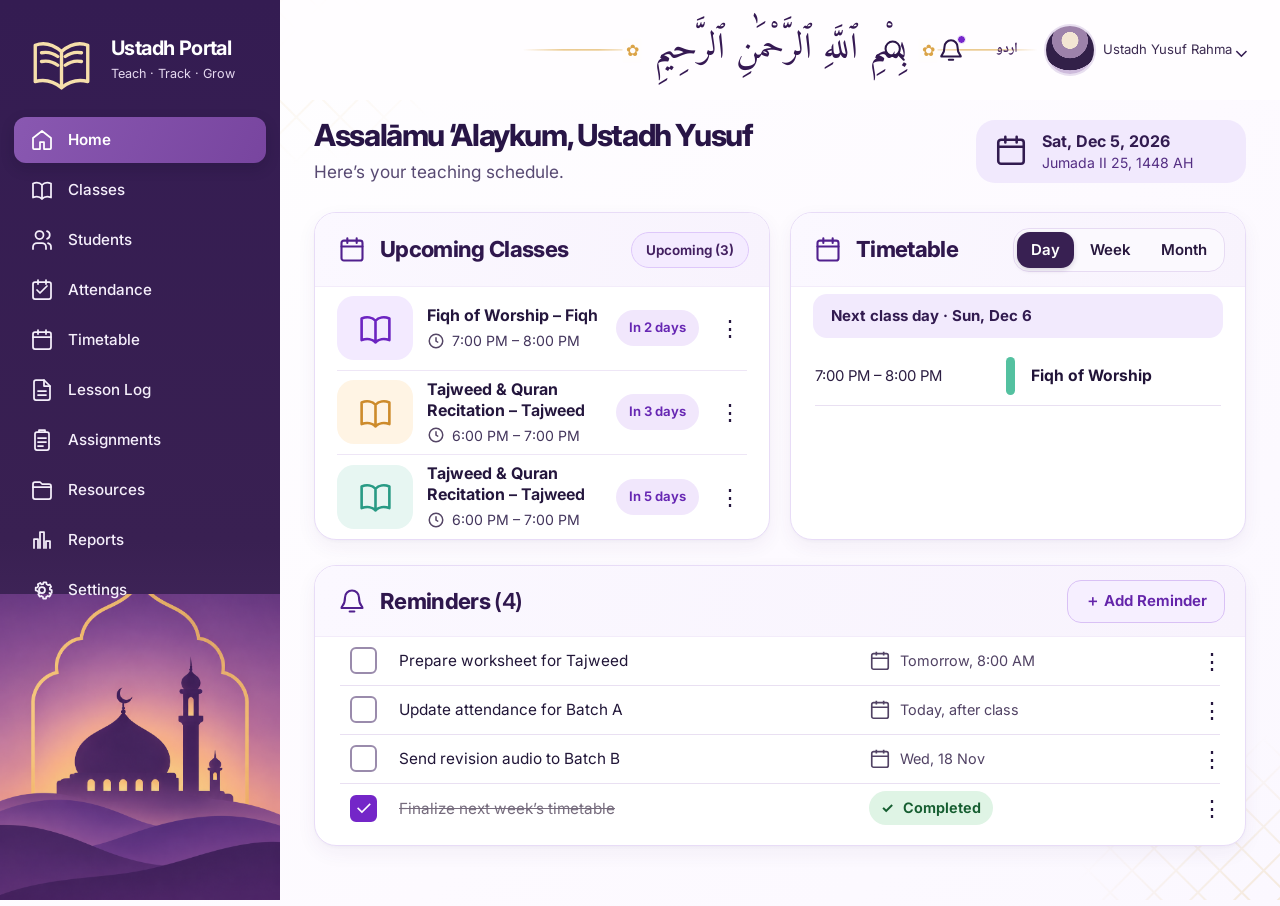
<file: lms/index.html>
<!doctype html>
<html lang="en">
<head>
  <meta charset="utf-8">
  <meta name="viewport" content="width=device-width, initial-scale=1">
  <title>Ustadh Portal — Teach · Track · Grow</title>
  <meta name="description" content="A calm teaching dashboard for online Islamic classes, students, schedules, and attendance.">
  <link rel="preconnect" href="https://fonts.googleapis.com">
  <link rel="preconnect" href="https://fonts.gstatic.com" crossorigin>
  <link href="https://fonts.googleapis.com/css2?family=Amiri:wght@400;700&family=Inter:wght@400;500;600;700&family=Noto+Naskh+Arabic:wght@400;600;700&display=swap" rel="stylesheet">
  <link rel="stylesheet" href="style.css?v=portal-4">
</head>
<body>
  <div class="app" id="app">
    <aside class="sidebar" id="sidebar">
      <div class="brand">
        <span class="brand-mark" aria-hidden="true"><svg viewBox="0 0 52 48"><path d="M5 9c8-3 15 0 21 5 6-5 13-8 21-5v29c-8-2-15 0-21 5-6-5-13-7-21-5V9Z"/><path d="M26 14v29M10 15c5-1 9 0 13 3M42 15c-5-1-9 0-13 3M10 22c5-1 9 0 13 3M42 22c-5-1-9 0-13 3"/></svg></span>
        <div><strong>Ustadh Portal</strong><small>Teach · Track · Grow</small></div>
      </div>
      <nav id="nav" aria-label="Main"></nav>
    </aside>
    <div class="main">
      <header class="topbar">
        <button class="icon-btn menu-btn" id="menuBtn" aria-label="Menu">☰</button>
        <div class="bismillah-wrap"><span class="ornament-line" aria-hidden="true"></span><div class="bismillah" lang="ar" dir="rtl">بِسْمِ ٱللَّهِ ٱلرَّحْمَٰنِ ٱلرَّحِيمِ</div><span class="ornament-line" aria-hidden="true"></span></div>
        <div class="topbar-right">
          <button class="icon-btn utility-btn" aria-label="Search" title="Search"><svg viewBox="0 0 24 24"><circle cx="10.8" cy="10.8" r="6.6"/><path d="m16 16 5 5"/></svg></button>
          <button class="icon-btn utility-btn notification-btn" aria-label="Notifications" title="Notifications"><svg viewBox="0 0 24 24"><path d="M18 9a6 6 0 0 0-12 0c0 7-3 7-3 9h18c0-2-3-2-3-9M10 21h4"/></svg><i></i></button>
          <button class="language-btn" id="langBtn" type="button" lang="ur" aria-label="Language">اردو</button>
          <label class="who" aria-label="Viewing as"><span class="avatar" aria-hidden="true">Y</span><select id="who"></select><span class="chevron" aria-hidden="true">⌄</span></label>
        </div>
      </header>
      <main id="view" tabindex="-1"></main>
    </div>
  </div>
  <dialog id="modal"></dialog>
  <div class="toast" id="toast" role="status" aria-live="polite"></div>
  <script src="lang-ur.js?v=portal-4"></script>
  <script src="app.js?v=portal-4"></script>
</body>
</html>
</file>
<file: lms/style.css>
:root{
  --green:#176b68; --green-d:#164a52; --green-l:#e7f3f1; --gold:#d1a64d; --gold-l:#f8f1df;
  --cream:#f4f8f8; --paper:#fff; --ink:#20353a; --muted:#687b80; --line:#dce7e8;
  --red:#b3382c; --red-l:#fbe6e3; --amber:#a86a00; --amber-l:#fdf0d5; --blue:#1d5fa8; --blue-l:#e3eefa;
  --radius:14px; --shadow:0 1px 2px rgba(22,74,82,.035),0 4px 14px rgba(22,74,82,.045);
}
*{box-sizing:border-box}
html{-webkit-text-size-adjust:100%}
body{margin:0;font:15px/1.5 Inter,system-ui,-apple-system,"Segoe UI",Roboto,sans-serif;color:var(--ink);background:var(--cream)}
h1,h2,h3{margin:0;line-height:1.25}
h1{font-size:1.6rem} h2{font-size:1.15rem} h3{font-size:1rem}
a{color:var(--green)}
button,select,input,textarea{font:inherit;color:inherit}
.app{display:grid;grid-template-columns:240px 1fr;min-height:100vh}
.sidebar{background:#eaf3f3;color:var(--ink);padding:20px 14px;display:flex;flex-direction:column;gap:18px;position:sticky;top:0;height:100vh;border-inline-end:1px solid var(--line)}
.brand{display:flex;gap:10px;align-items:center;padding:0 6px}
.brand-mark{font-size:1.9rem;color:var(--gold);line-height:1}
.brand strong{display:block;font-family:Amiri,serif;font-size:1.3rem;color:var(--green-d)}
.brand small{color:var(--muted);font-size:.75rem}
#nav{display:flex;flex-direction:column;gap:2px}
#nav a{display:flex;gap:10px;align-items:center;padding:9px 12px;border-radius:9px;color:#52696e;text-decoration:none;font-weight:500}
#nav a:hover{background:#dfeceb}
#nav a.active{background:#d9eeeb;color:var(--green-d);font-weight:600}
.demo-note{margin-top:auto;font-size:.72rem;color:var(--muted);padding:0 6px}
.main{min-width:0}
.topbar{display:flex;align-items:center;gap:14px;padding:12px 28px;background:var(--paper);border-bottom:1px solid var(--line);position:sticky;top:0;z-index:5}
.bismillah{font-family:Amiri,serif;font-size:1.5rem;color:var(--green);flex:1;text-align:left;direction:rtl}
.topbar-right{display:flex;gap:14px;align-items:center}
.hijri{color:var(--muted);font-size:.85rem}
.who{display:flex;gap:8px;align-items:center;font-size:.8rem;color:var(--muted)}
.who select{padding:6px 8px;border:1px solid var(--line);border-radius:8px;background:#fff;max-width:200px}
.menu-btn{display:none}
main{padding:28px;max-width:1200px;outline:none}
.page-head{display:flex;justify-content:space-between;align-items:flex-start;gap:16px;margin-bottom:20px;flex-wrap:wrap}
.page-head p{margin:4px 0 0;color:var(--muted)}
.grid{display:grid;gap:16px}
.grid.cols-3{grid-template-columns:repeat(auto-fill,minmax(260px,1fr))}
.grid.cols-4{grid-template-columns:repeat(auto-fit,minmax(170px,1fr))}
.grid.two{grid-template-columns:2fr 1fr}
.card{background:var(--paper);border:1px solid var(--line);border-radius:var(--radius);padding:18px;box-shadow:var(--shadow)}
.card h2{margin-bottom:12px}
.dashboard-stats{margin:0 0 18px;grid-template-columns:repeat(3,minmax(0,1fr))}
.dashboard-content{gap:18px;grid-template-columns:minmax(0,1.6fr) minmax(260px,1fr)}
.section-head{display:flex;align-items:center;justify-content:space-between;gap:12px;margin-bottom:6px}
.section-head h2{margin:0}
.text-link{color:var(--green);font-size:.82rem;font-weight:600;text-decoration:none;white-space:nowrap}
.text-link:hover{text-decoration:underline}
.dashboard-content .card{padding:18px}
.dashboard-content .row{padding:10px 0}
.stat{display:flex;flex-direction:column;gap:2px}
.stat b{font-size:1.8rem;color:var(--green);line-height:1.1}
.stat span{color:var(--muted);font-size:.85rem}
.hero{background:#e6f2f1;color:var(--ink);border:1px solid #d1e5e3;border-inline-start:4px solid var(--green);position:relative;overflow:hidden;box-shadow:none}
.hero::after{content:none}
.hero h2{color:var(--green-d);margin-bottom:4px}
.hero .meta{color:#587176}
.hero .actions{margin-top:14px;display:flex;gap:10px;flex-wrap:wrap}
.btn{display:inline-flex;align-items:center;gap:6px;padding:9px 16px;border-radius:9px;border:1px solid var(--green);background:var(--green);color:#fff;font-weight:600;cursor:pointer;text-decoration:none;font-size:.9rem}
.btn:hover{background:var(--green-d)}
.btn.gold{background:var(--gold);border-color:var(--gold);color:var(--green-d)}
.btn.gold:hover{background:#d4ac4d}
.btn.ghost{background:transparent;color:var(--green)}
.btn.ghost:hover{background:var(--green-l)}
.hero .btn.ghost{color:var(--green-d);border-color:#a9c8c6}
.hero .btn.ghost:hover{background:#d7e9e7}
.btn.danger{background:#fff;color:var(--red);border-color:var(--red)}
.btn.danger:hover{background:var(--red-l)}
.btn.sm{padding:5px 10px;font-size:.8rem}
.btn[disabled]{opacity:.5;cursor:not-allowed}
.icon-btn{background:none;border:0;font-size:1.3rem;cursor:pointer;padding:4px 8px}
.badge{display:inline-block;padding:2px 9px;border-radius:99px;font-size:.72rem;font-weight:600;background:var(--green-l);color:var(--green)}
.badge.gold{background:var(--gold-l);color:#7a5a12}
.badge.red{background:var(--red-l);color:var(--red)}
.badge.amber{background:var(--amber-l);color:var(--amber)}
.badge.blue{background:var(--blue-l);color:var(--blue)}
.badge.grey{background:#eee;color:#555}
.list{display:flex;flex-direction:column}
.row{display:flex;gap:14px;align-items:center;padding:12px 0;border-top:1px solid var(--line)}
.row:first-child{border-top:0}
.row .grow{flex:1;min-width:0}
.row .when{min-width:76px;text-align:center;background:var(--green-l);border-radius:9px;padding:6px 4px;color:var(--green)}
.row .when b{display:block;font-size:1.15rem;line-height:1.1}
.row .when small{font-size:.7rem;text-transform:uppercase;letter-spacing:.04em}
.muted{color:var(--muted)} .small{font-size:.82rem}
.row .title{font-weight:600}
.course-card{display:flex;flex-direction:column;gap:10px;border-top:5px solid var(--c,var(--green));cursor:pointer;transition:transform .12s}
.course-card:hover{transform:translateY(-2px)}
.course-card .ar{font-family:Amiri,serif;font-size:1.5rem;color:var(--c,var(--green));line-height:1.2}
.bar{height:8px;background:#ece7d8;border-radius:99px;overflow:hidden}
.bar>i{display:block;height:100%;background:var(--gold);border-radius:99px}
table{width:100%;border-collapse:collapse}
th,td{text-align:start;padding:10px 8px;border-top:1px solid var(--line);vertical-align:middle}
th{font-size:.75rem;text-transform:uppercase;letter-spacing:.05em;color:var(--muted);border-top:0}
.table-wrap{overflow-x:auto}
.week-nav{display:flex;gap:8px;align-items:center;flex-wrap:wrap}
.week{display:grid;grid-template-columns:repeat(7,minmax(0,1fr));gap:10px}
.day{background:var(--paper);border:1px solid var(--line);border-radius:var(--radius);min-height:150px;padding:8px;display:flex;flex-direction:column;gap:6px}
.day.today{border-color:var(--gold);box-shadow:0 0 0 2px var(--gold-l)}
.day-h{font-size:.75rem;color:var(--muted);text-transform:uppercase;letter-spacing:.04em}
.day-h b{display:block;font-size:1.15rem;color:var(--ink)}
.chip{display:block;width:100%;text-align:start;border:0;border-inline-start:4px solid var(--c,var(--green));background:var(--green-l);border-radius:7px;padding:6px 8px;cursor:pointer;font-size:.78rem;line-height:1.3}
.chip:hover{filter:brightness(.96)}
.chip b{display:block;font-size:.8rem}
.chip.cancelled{opacity:.55;text-decoration:line-through}
.chip.done{background:#f0eee6}
.seg{display:inline-flex;border:1px solid var(--line);border-radius:9px;overflow:hidden;background:#fff}
.seg button{border:0;background:none;padding:6px 11px;cursor:pointer;font-size:.8rem;font-weight:600;color:var(--muted)}
.seg button.on.present{background:var(--green);color:#fff}
.seg button.on.late{background:var(--amber);color:#fff}
.seg button.on.absent{background:var(--red);color:#fff}
.seg button.on.excused{background:var(--blue);color:#fff}
dialog{border:0;border-radius:16px;padding:0;width:min(560px,calc(100vw - 24px));box-shadow:0 20px 60px rgba(0,0,0,.3);max-height:92vh}
dialog::backdrop{background:rgba(10,30,22,.55)}
.modal-in{padding:22px;overflow:auto;max-height:92vh}
.modal-in h2{margin-bottom:14px;font-size:1.25rem}
.modal-actions{display:flex;gap:10px;justify-content:flex-end;margin-top:18px;flex-wrap:wrap}
.field{display:flex;flex-direction:column;gap:4px;margin-bottom:12px}
.field label,.field legend{font-size:.8rem;font-weight:600;color:var(--muted)}
.field input,.field select,.field textarea{padding:9px 10px;border:1px solid #cfc8b4;border-radius:9px;background:#fff;width:100%}
.field input:focus,.field select:focus,.field textarea:focus,.btn:focus-visible,.chip:focus-visible,.seg button:focus-visible{outline:3px solid var(--gold-l);border-color:var(--gold)}
.field-row{display:grid;grid-template-columns:1fr 1fr;gap:12px}
.checks{display:flex;gap:6px;flex-wrap:wrap}
.checks label{display:inline-flex;gap:4px;align-items:center;font-weight:500;color:var(--ink);padding:5px 9px;border:1px solid var(--line);border-radius:99px;font-size:.8rem}
.checks input{width:auto}
fieldset{border:0;padding:0;margin:0 0 12px}
.zoom-box{background:var(--blue-l);border:1px solid #c5daf3;border-radius:10px;padding:12px;font-size:.88rem}
.zoom-box code{background:#fff;padding:1px 6px;border-radius:5px;font-size:.85rem}
.kv{display:grid;grid-template-columns:110px 1fr;gap:4px 10px;font-size:.9rem;margin:10px 0}
.kv dt{color:var(--muted)} .kv dd{margin:0}
.empty{text-align:center;color:var(--muted);padding:26px 10px}
.toast{position:fixed;left:50%;bottom:24px;transform:translate(-50%,30px);background:var(--green-d);color:#fff;padding:10px 18px;border-radius:99px;opacity:0;pointer-events:none;transition:.25s;z-index:50;font-size:.9rem}
.toast.show{opacity:1;transform:translate(-50%,0)}
.note{background:var(--gold-l);border:1px solid #ecd9a0;border-radius:10px;padding:10px 14px;font-size:.85rem;margin-bottom:16px}
.steps{padding-left:18px;margin:8px 0}
.steps li{margin:4px 0}
@media (max-width:900px){
  .app{grid-template-columns:1fr}
  .sidebar{position:fixed;inset:0 auto 0 0;width:250px;height:100vh;z-index:20;transform:translateX(-100%);transition:transform .2s}
  .sidebar.open{transform:none;box-shadow:0 0 0 100vmax rgba(0,0,0,.4)}
  .menu-btn{display:block}
  .topbar{padding:10px 14px}
  .hijri{display:none}
  .bismillah{font-size:1.1rem;white-space:nowrap;min-width:0;overflow:hidden}
  .who{font-size:0;gap:0}
  .who select{font-size:.8rem;max-width:150px}
  main{padding:18px 14px}
  .grid.two,.dashboard-content{grid-template-columns:1fr}
  .dashboard-stats{grid-template-columns:repeat(3,minmax(0,1fr));gap:10px}
  .dashboard-stats .card{padding:14px}
  .dashboard-stats .stat b{font-size:1.5rem}
  .week{grid-template-columns:1fr}
  .day{min-height:0}
  .field-row{grid-template-columns:1fr}
}
@media (max-width:540px){.dashboard-stats{grid-template-columns:1fr 1fr}.dashboard-stats .card:last-child{grid-column:span 2}}
@media (prefers-reduced-motion:reduce){*{transition:none!important}}

/* Urdu / right-to-left */
:root[lang="ur"] body{font-family:"Noto Naskh Arabic",Inter,system-ui,sans-serif;line-height:1.75}
:root[lang="ur"] h1,:root[lang="ur"] h2,:root[lang="ur"] h3{line-height:1.6}
:root[lang="ur"] .brand strong{font-family:"Noto Naskh Arabic",Amiri,serif}
:root[lang="ur"] .badge,:root[lang="ur"] .btn,:root[lang="ur"] .day-h,:root[lang="ur"] .row .when small{letter-spacing:0;text-transform:none}
:root[dir="rtl"] .bismillah{text-align:right}
:root[dir="rtl"] .hero::after{right:auto;left:-40px}
:root[dir="rtl"] input[type=url],:root[dir="rtl"] input[type=email],:root[dir="rtl"] input[type=datetime-local],:root[dir="rtl"] input[type=number]{direction:ltr;text-align:start}
#langBtn{font-family:"Noto Naskh Arabic",Inter,sans-serif;white-space:nowrap}
@media (max-width:900px){
  :root[dir="rtl"] .sidebar{inset:0 0 0 auto;transform:translateX(100%)}
  :root[dir="rtl"] .sidebar.open{transform:none}
}

/* Ustadh Portal theme — based on the supplied dashboard reference. */
:root{
  --green:#642ab2; --green-d:#321b50; --green-l:#f0e7fb; --gold:#d9a23c; --gold-l:#fff3db;
  --cream:#fdfbff; --paper:#fff; --ink:#231538; --muted:#675b7d; --line:#e7dcf5;
  --blue:#6941b6; --blue-l:#efe8fb; --radius:18px;
  --shadow:0 2px 3px rgba(58,28,90,.025),0 7px 20px rgba(77,39,115,.055);
}
body{background:linear-gradient(135deg,#fff 0%,#fdfaff 60%,#fbf8ff 100%);color:var(--ink);font-family:Inter,"Segoe UI",sans-serif}
h1,h2,h3{color:#281546}
.app{grid-template-columns:280px minmax(0,1fr)}
.sidebar{isolation:isolate;overflow:hidden;background:linear-gradient(180deg,#341c52 0%,#392052 60%,#57336e 100%);border:0;color:#fff;padding:30px 14px 18px;gap:20px}
.sidebar::after{content:"";position:absolute;z-index:-1;inset:auto 0 0;height:34%;background:url("assets/sidebar-mosque.png") center bottom/cover no-repeat;opacity:.96;pointer-events:none}
.brand{gap:12px;padding:0 9px 7px;min-height:67px}
.brand-mark{width:76px;height:52px;color:#f6dfab;display:grid;place-items:center;flex:none}
.brand-mark svg{width:67px;height:60px;fill:none;stroke:currentColor;stroke-width:2.7;stroke-linecap:round;stroke-linejoin:round}
.brand strong{font:700 1.25rem/1.15 Inter,system-ui,sans-serif;color:#fff;letter-spacing:-.03em;white-space:nowrap}
.brand small{display:block;color:#e5d9ef;font-size:.79rem;margin-top:5px;white-space:nowrap}
#nav{gap:4px;position:relative;z-index:1}
#nav a{color:#f5effb;padding:10px 15px;border-radius:12px;gap:13px;font-size:.95rem;min-height:46px}
#nav a:hover{background:rgba(255,255,255,.12)}
#nav a.active{background:linear-gradient(115deg,#8958b1,#78459f);color:#fff;box-shadow:0 5px 14px rgba(19,9,32,.18)}
.nav-icon{width:26px;height:26px;display:inline-grid;place-items:center;flex:none}
.nav-icon svg,.ui-icon{width:24px;height:24px;fill:none;stroke:currentColor;stroke-width:1.75;stroke-linecap:round;stroke-linejoin:round}
.demo-note{display:none}
.main{position:relative;isolation:isolate;background:transparent}
.topbar{height:100px;position:sticky;padding:0 32px;background:rgba(255,253,255,.88);backdrop-filter:blur(14px);border:0;z-index:5}
.bismillah-wrap{position:absolute;left:50%;top:50%;transform:translate(-50%,-50%);width:min(515px,44vw);display:flex;align-items:center;gap:14px;pointer-events:none}
.bismillah{flex:none;text-align:center;direction:rtl;white-space:nowrap;font-family:Amiri,serif;font-size:2.25rem;color:#351953;line-height:1.2}
.ornament-line{height:1px;flex:1;position:relative;background:linear-gradient(90deg,transparent,#dda947 35%,#dda947 65%,transparent)}
.ornament-line::after{content:"✿";position:absolute;right:-2px;top:50%;transform:translateY(-50%);font-size:16px;color:#dba447;background:#fffdfd;padding:0 3px}
.bismillah-wrap .ornament-line:last-child::after{right:auto;left:-2px}
.topbar-right{gap:23px;position:relative;z-index:1;margin-left:auto}
.icon-btn{color:#2b1648}
.utility-btn{position:relative;width:34px;height:38px;display:grid;place-items:center;padding:4px;background:transparent;border:0}
.utility-btn svg{width:26px;height:26px;fill:none;stroke:currentColor;stroke-width:1.9;stroke-linecap:round;stroke-linejoin:round}
.notification-btn i{position:absolute;width:9px;height:9px;border-radius:50%;background:#7626cc;border:1px solid white;top:4px;right:2px}
.language-btn{border:0;background:transparent;color:#462661;font-weight:600;font-family:"Noto Naskh Arabic",Inter,sans-serif;font-size:.88rem;cursor:pointer;padding:5px}
.who{font-size:0;color:var(--ink);display:flex;gap:9px;align-items:center;position:relative}
.who select{font-size:.82rem;color:#3b2a50;border:0;background:transparent;max-width:145px;padding:5px 16px 5px 0;appearance:none;outline-offset:3px}
.avatar{display:grid;place-items:center;width:48px;height:48px;border-radius:50%;background:radial-gradient(circle at 50% 30%,#f3e5d3 0 20%,#9d82aa 21% 43%,#322048 44% 72%,#cdbadb 73%);color:transparent;box-shadow:0 0 0 2px #e8dff0;overflow:hidden}
.chevron{position:absolute;right:-1px;color:#321b50;font-size:1.2rem;pointer-events:none}
main{position:relative;z-index:1;padding:14px 34px 40px;max-width:none}
#view{position:relative;z-index:1}
.main::before,.main::after{content:"";position:fixed;width:208px;height:168px;z-index:0;pointer-events:none;opacity:.28;background:repeating-linear-gradient(45deg,transparent 0 15px,#e4c37d 16px 17px,transparent 18px 31px),repeating-linear-gradient(-45deg,transparent 0 15px,#e4c37d 16px 17px,transparent 18px 31px);mask-image:radial-gradient(ellipse at top left,#000 0,transparent 70%)}
.main::before{left:280px;top:0}
.main::after{right:0;bottom:0;transform:rotate(180deg)}
.portal-heading{display:flex;align-items:center;justify-content:space-between;gap:20px;margin:4px 0 27px}
.portal-heading h1{font-size:1.9rem;line-height:1.18;letter-spacing:-.045em;font-weight:750}
.portal-heading p{font-size:1.08rem;color:#584a73;margin:5px 0 0}
.date-pill{display:flex;align-items:center;gap:14px;padding:11px 18px;border-radius:19px;background:#f1e9fd;color:#321b50;min-width:270px}
.date-pill>svg{width:34px;height:34px;fill:none;stroke:currentColor;stroke-width:1.8;stroke-linecap:round;stroke-linejoin:round;flex:none}
.date-pill span{display:flex;flex-direction:column;line-height:1.35}
.date-pill b{font-size:1rem}.date-pill small{font-size:.88rem;color:#542e83}
.portal-dashboard-grid{display:grid;grid-template-columns:minmax(0,1fr) minmax(0,1fr);gap:20px;margin-bottom:25px;align-items:stretch}
.portal-panel{background:#fff;border:1.5px solid #e8dcf7;border-radius:22px;box-shadow:var(--shadow);overflow:hidden;min-width:0}
.panel-heading{min-height:74px;padding:14px 20px 13px 23px;display:flex;justify-content:space-between;align-items:center;gap:15px;background:linear-gradient(100deg,#fbf8ff,#f8f3fd);border-bottom:1px solid #f3ecfa}
.panel-title{display:flex;align-items:center;gap:14px;min-width:0;color:#51208e}
.panel-title>svg{width:28px;height:28px;fill:none;stroke:currentColor;stroke-width:1.8;stroke-linecap:round;stroke-linejoin:round;flex:none}
.panel-title h2{font-size:1.38rem;letter-spacing:-.03em;font-weight:750;margin:0;color:#2f174d;white-space:nowrap}
.panel-title h2 span{font-weight:600}
.panel-count{border:1px solid #dec8fa;background:#f4ebff;color:#432060;border-radius:18px;padding:7px 14px;font-weight:650;font-size:.84rem;white-space:nowrap}
.portal-class-list{padding:0 22px}
.portal-class-row{display:flex;align-items:center;gap:14px;min-height:84px;border-bottom:1px solid #eee6f6;cursor:pointer}
.portal-class-row:last-child{border-bottom:0}
.class-subject-icon{width:76px;height:64px;border-radius:17px;display:grid;place-items:center;flex:none}
.class-subject-icon svg{width:37px;height:37px;fill:none;stroke:currentColor;stroke-width:1.7;stroke-linecap:round;stroke-linejoin:round}
.class-subject-icon.violet{background:#f3eaff;color:#6c24c1}
.class-subject-icon.gold{background:#fff4e4;color:#cd8b2b}
.class-subject-icon.teal{background:#e7f6f2;color:#299b85}
.class-info{flex:1;min-width:0}
.class-info>b{display:block;font-size:1rem;color:#24163d;line-height:1.3;white-space:normal;overflow:hidden}
.class-info>b span{font-weight:650}
.class-info small{display:flex;align-items:center;gap:7px;font-size:.88rem;color:#44365d;margin-top:4px}
.class-info small svg{width:18px;height:18px;fill:none;stroke:#554666;stroke-width:2}
.class-countdown{border-radius:20px;background:#f1e7fc;color:#6727b3;padding:8px 13px;white-space:nowrap;font-size:.82rem;font-weight:650}
.class-countdown.live{background:#dcf4e9;color:#168050}
.more-btn{border:0;background:transparent;color:#26173f;font-size:1.4rem;line-height:1;padding:6px;cursor:pointer}
.timetable-switch{display:flex;padding:3px;border:1px solid #e7dbf3;background:#fbf9fe;border-radius:16px;gap:2px}
.timetable-switch button{border:0;background:transparent;padding:7px 14px;border-radius:13px;color:#28183e;font-weight:600;cursor:pointer}
.timetable-switch button.active{background:#382052;color:#fff;box-shadow:0 2px 5px rgba(39,19,62,.18)}
.timetable-date{margin:7px 22px 8px;padding:11px 18px;background:#f2eafd;border-radius:14px;color:#321b50;font-weight:700;font-size:.94rem}
.timetable-list{padding:0 24px 12px}
.timetable-row{display:grid;grid-template-columns:minmax(145px,175px) 9px 1fr;align-items:center;gap:16px;min-height:60px;border-bottom:1px solid #e9e0f2;cursor:pointer}
.time-range{font-size:.93rem;color:#2c1e43;white-space:nowrap}
.timetable-mark{width:9px;height:38px;border-radius:9px;background:#54c1a0}
.timetable-mark.mark-1{background:#9454e7}.timetable-mark.mark-2{background:#efb53e}
.timetable-row>b{font-size:.98rem;color:#211438}
.timetable-empty{padding:20px 0}
.reminders-panel{margin-bottom:20px}
.reminders-panel .panel-heading{min-height:71px}
.add-reminder{border:1px solid #d9c1f5;background:#f6efff;color:#6424aa;border-radius:14px;padding:9px 17px;font-weight:650;cursor:pointer}
.add-reminder:hover{background:#eee1fb}
.reminder-list{padding:0 25px 12px}
.reminder-row{display:grid;grid-template-columns:46px minmax(0,1.05fr) minmax(210px,.72fr) 25px;align-items:center;gap:13px;min-height:49px;border-bottom:1px solid #e9e0f2}
.reminder-row:last-child{border-bottom:0}
.reminder-check{display:grid;place-items:center;cursor:pointer}
.reminder-check input{position:absolute;opacity:0;width:1px;height:1px}
.reminder-check span{width:27px;height:27px;border:2px solid #9a8bac;border-radius:6px;display:grid;place-items:center;background:#fff}
.reminder-check input:checked+span{background:#7426c8;border-color:#7426c8}
.reminder-check input:checked+span::after{content:"✓";font-size:20px;color:white;line-height:1}
.reminder-check input:focus-visible+span{outline:3px solid #e8d5fa}
.reminder-text{font-size:.96rem;color:#211638;white-space:nowrap;overflow:hidden;text-overflow:ellipsis}
.reminder-row.done .reminder-text{text-decoration:line-through;color:#766c7d}
.reminder-due{display:flex;align-items:center;gap:9px;color:#514264;font-size:.9rem;white-space:nowrap}
.reminder-due svg{width:22px;height:22px;fill:none;stroke:currentColor;stroke-width:1.8}
.reminder-due.complete{justify-content:flex-start;background:#dff4e5;color:#155d30;font-weight:650;border-radius:18px;padding:6px 12px;width:max-content}
.lesson-log-card .row{gap:10px;padding:10px 0}
.resource-card{display:flex;flex-direction:column;gap:10px;text-decoration:none;color:inherit;border-top:3px solid #d9c1f5}
.resource-card:hover{border-top-color:#7b3eb5;transform:translateY(-1px)}
.resource-icon{width:44px;height:44px;border-radius:13px;background:#f2e9fc;color:#6929ac;display:grid;place-items:center}
.resource-icon svg{width:25px;height:25px;fill:none;stroke:currentColor;stroke-width:1.8}
.resource-card h2{margin:0}
.resource-card p,.empty-state p{margin:0;color:var(--muted);font-size:.9rem}
.resource-unit{color:#5f258e;font-size:.84rem;font-weight:650;margin-top:auto}
.empty-state{min-height:280px;display:flex;flex-direction:column;align-items:center;justify-content:center;gap:12px;text-align:center}
.empty-state-icon{width:58px;height:58px;border-radius:18px;display:grid;place-items:center;background:#f2e9fc;color:#6a2ab4}
.empty-state-icon svg{width:30px;height:30px;fill:none;stroke:currentColor;stroke-width:1.7}
.empty-state h2{margin:0}
.empty-state a{color:#642ab2;font-weight:650}
.empty{color:#786d87}
.card,.day,.zoom-box,.note{border-color:var(--line);box-shadow:var(--shadow)}
.course-card{border-top-color:var(--c,var(--green))}
.btn{border-color:var(--green);background:var(--green)}
.btn:hover{background:var(--green-d)}
.btn.gold{background:#6a2ab4;border-color:#6a2ab4;color:#fff}
.btn.gold:hover{background:#53218f}
.btn.ghost{color:var(--green);border-color:#d7c5e9}
.btn.ghost:hover{background:var(--green-l)}
.btn.danger{color:var(--red);border-color:var(--red);background:#fff}
.row .when,.chip{background:var(--green-l);color:var(--green)}
.badge{background:#f0e7fb;color:#5d2793}
.badge.gold{background:#fff2d7;color:#805714}
.bar{background:#eee7f4}.bar>i{background:#9a67d1}
.seg button.on.present{background:#399d78}
.note{background:#fff4df;border-color:#f0dfb9}
input,select,textarea{border-color:#ded2ea}
@media (max-width:1100px){
  .app{grid-template-columns:248px minmax(0,1fr)}
  .sidebar::after{height:30%}
  main{padding-inline:24px}
  .portal-dashboard-grid{grid-template-columns:1fr;gap:15px}
  .bismillah-wrap{display:none}
  .portal-class-row{gap:10px}
  .class-subject-icon{width:59px;height:58px}
  .class-countdown{font-size:.75rem;padding:7px 9px}
  .panel-heading{padding-inline:16px}
  .panel-title h2{font-size:1.2rem}
  .timetable-switch button{padding-inline:10px}
}
@media (max-width:900px){
  .app{grid-template-columns:1fr}
  .sidebar{width:272px;background:linear-gradient(180deg,#341c52 0%,#392052 60%,#57336e 100%);border:0;padding-top:25px}
  .sidebar::after{height:34%}
  .sidebar.open{box-shadow:0 0 0 100vmax rgba(32,16,50,.35)}
  .topbar{height:78px;padding:0 15px}
  .bismillah-wrap{display:none}
  .bismillah-wrap{width:min(400px,52vw);gap:9px}
  .bismillah{font-size:1.75rem}
  .topbar-right{gap:12px}
  .utility-btn{width:30px}
  .avatar{width:39px;height:39px}
  .who select{max-width:105px;font-size:.76rem}
  .portal-dashboard-grid{grid-template-columns:1fr}
  .main::before{left:0}
}
@media (max-width:600px){
  .topbar{height:70px}
  .bismillah-wrap{left:49%;width:auto;gap:5px}
  .bismillah{font-size:1.28rem}
  .ornament-line{width:17px;flex:none}
  .utility-btn{display:none}
  .topbar-right{gap:7px}
  .who select{max-width:85px;font-size:0}
  .who select option{font-size:14px}
  .language-btn{font-size:.75rem}
  .avatar{width:34px;height:34px}
  main{padding:13px 14px 30px}
  .portal-heading{align-items:flex-start;flex-direction:column;margin:7px 0 17px;gap:13px}
  .portal-heading h1{font-size:1.48rem}
  .portal-heading p{font-size:.93rem}
  .date-pill{min-width:0;padding:8px 12px;gap:10px}
  .date-pill>svg{width:27px;height:27px}
  .portal-dashboard-grid{gap:14px;margin-bottom:15px}
  .panel-heading{min-height:60px;padding:11px 12px;gap:6px}
  .panel-title{gap:8px}
  .panel-title>svg{width:22px;height:22px}
  .panel-title h2{font-size:1rem}
  .panel-count{font-size:.7rem;padding:6px 8px}
  .portal-class-list{padding:0 11px}
  .portal-class-row{min-height:74px;gap:9px}
  .class-subject-icon{width:45px;height:47px;border-radius:13px}
  .class-subject-icon svg{width:28px;height:28px}
  .class-info>b{font-size:.83rem}
  .class-info small{font-size:.76rem}
  .class-countdown{padding:6px 8px;font-size:.69rem}
  .more-btn{font-size:1.2rem;padding:3px}
  .timetable-switch{gap:0;padding:2px}
  .timetable-switch button{font-size:.69rem;padding:6px 8px}
  .timetable-date{margin:7px 12px 5px;padding:9px 11px;font-size:.81rem}
  .timetable-list{padding:0 13px 10px}
  .timetable-row{grid-template-columns:minmax(105px,125px) 7px 1fr;gap:8px;min-height:52px}
  .timetable-mark{width:7px;height:31px}
  .time-range,.timetable-row>b{font-size:.76rem}
  .reminders-panel .panel-heading{min-height:60px}
  .add-reminder{padding:7px 10px;font-size:.76rem;white-space:nowrap}
  .reminder-list{padding:0 12px 8px}
  .reminder-row{grid-template-columns:30px minmax(0,1fr) auto 18px;gap:7px;min-height:50px}
  .reminder-check span{width:22px;height:22px}
  .reminder-text{font-size:.79rem}
  .reminder-due{font-size:.7rem;gap:4px}
  .reminder-due svg{width:17px;height:17px}
  .reminder-due.complete{padding:5px 8px}
  .main::before,.main::after{width:100px;height:95px}
}
@media (max-height:760px) and (min-width:901px){
  .sidebar{padding-top:18px;gap:12px}
  .brand{min-height:58px}
  #nav{gap:1px}
  #nav a{min-height:38px;padding-block:6px;font-size:.88rem}
  .nav-icon svg{width:21px;height:21px}
  .sidebar::after{height:27%}
}
</file>
